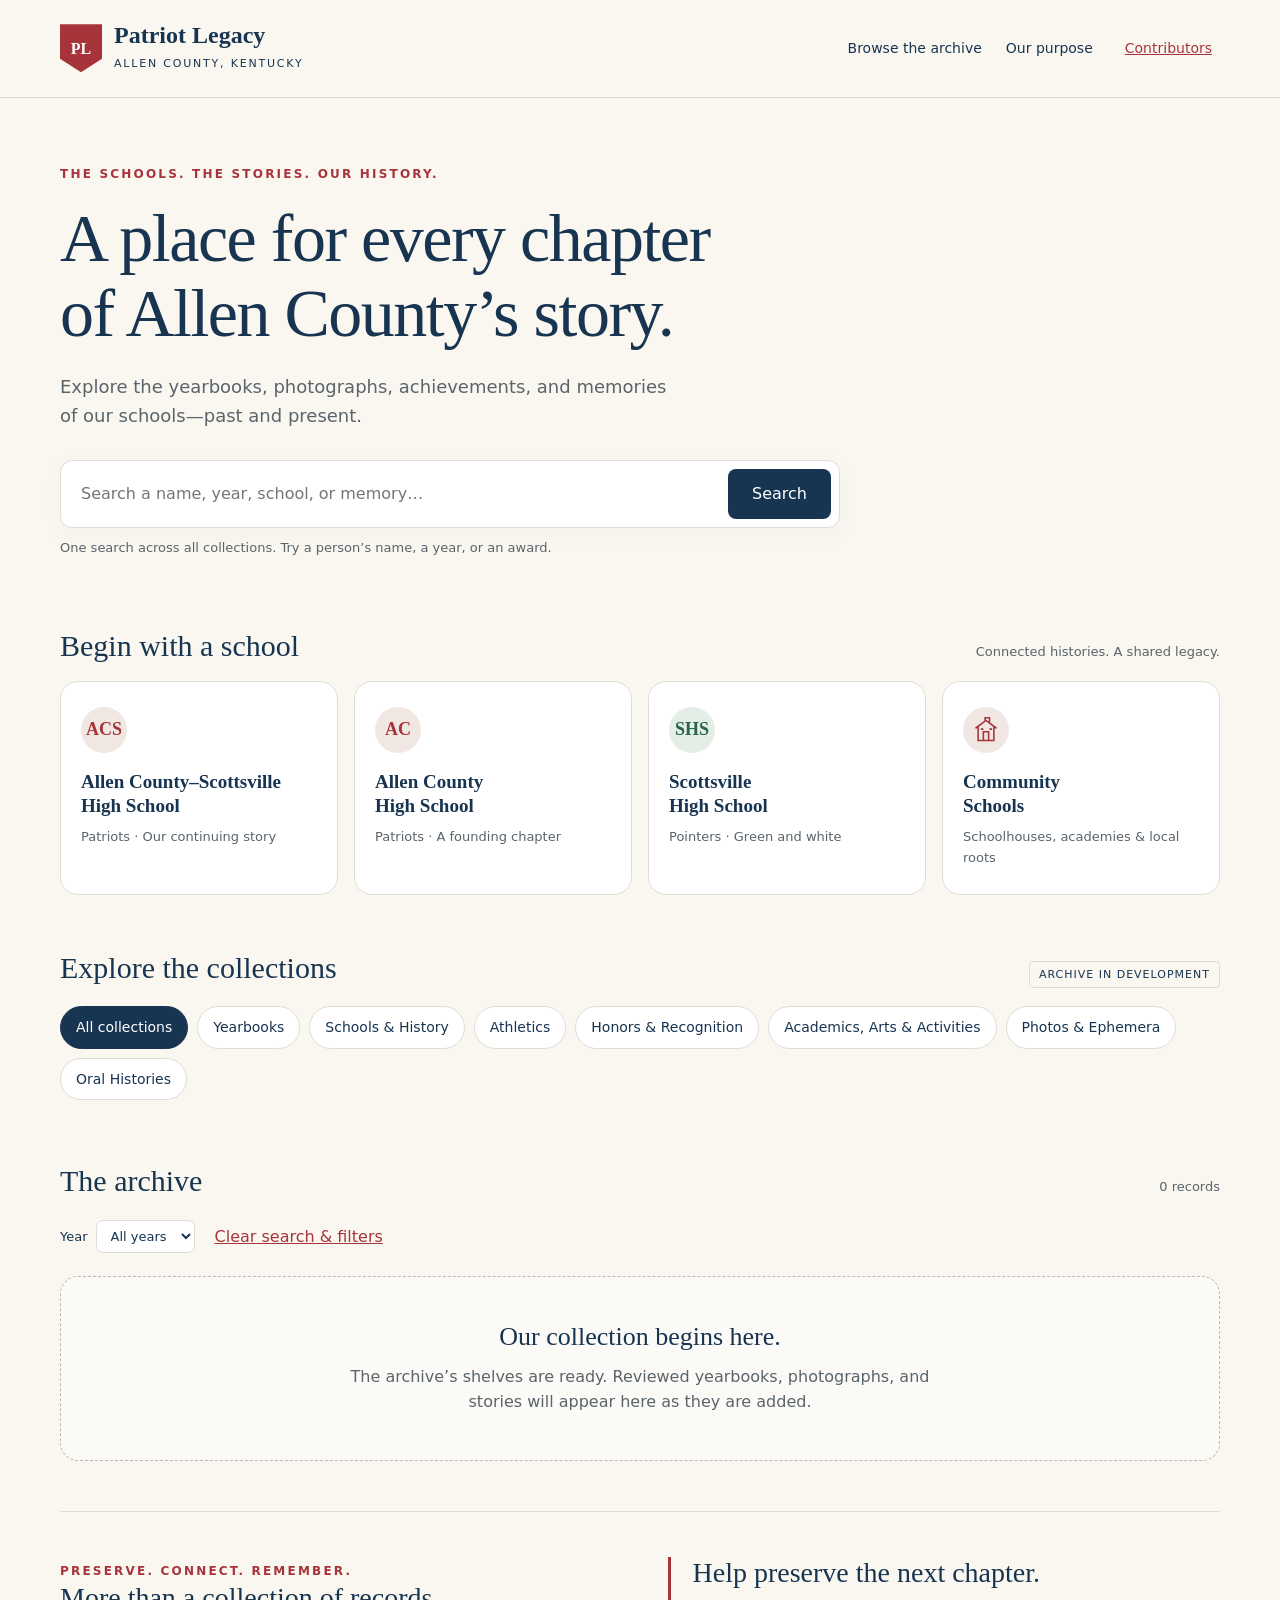
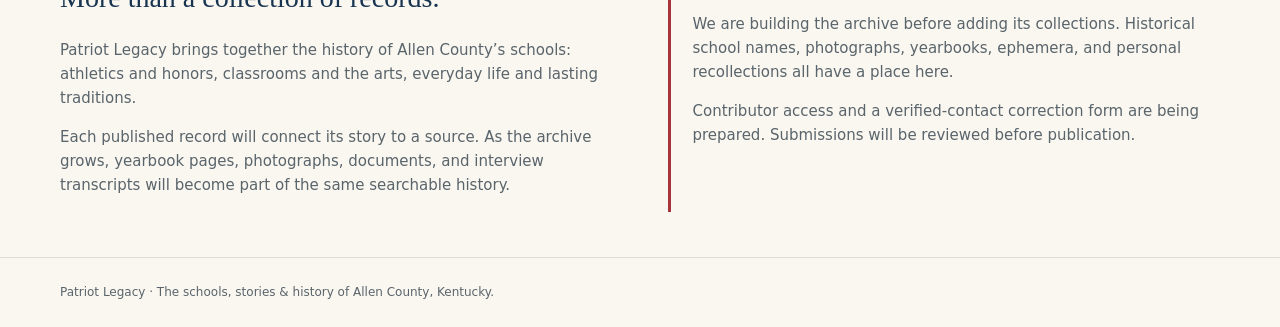
<file: index.html>
<!doctype html>
<html lang="en">
<head>
<meta charset="utf-8"><meta name="viewport" content="width=device-width, initial-scale=1">
<meta name="description" content="Patriot Legacy: preserving the schools, stories, and history of Allen County, Kentucky.">
<meta name="theme-color" content="#173451">
<title>Patriot Legacy · Allen County Schools</title>
<style>
:root{--ink:#173451;--accent:#a7343a;--paper:#faf7f0;--muted:#59646b;--line:#deddd5;--white:#fff;--soft:#f0e7e2;--radius:18px}*{box-sizing:border-box}body{margin:0;background:var(--paper);color:var(--ink);font:16px/1.6 system-ui,-apple-system,BlinkMacSystemFont,"Segoe UI",sans-serif;transition:background .3s,color .3s}body.pointer{--ink:#214b3d;--accent:#286448;--soft:#e3eee6}a{color:inherit}button,input,select{font:inherit}button{cursor:pointer}button:focus-visible,a:focus-visible,input:focus-visible,select:focus-visible{outline:3px solid #c89631;outline-offset:4px}.skip{position:absolute;left:16px;top:-100px;background:white;padding:10px;z-index:10}.skip:focus{top:12px}.wrap{width:min(1160px,calc(100% - 40px));margin:auto}header{border-bottom:1px solid var(--line);background:var(--paper)}.bar{display:flex;align-items:center;justify-content:space-between;padding:22px 0;gap:20px}.brand{display:flex;gap:12px;align-items:center;text-decoration:none}.seal{width:42px;height:48px;background:var(--accent);clip-path:polygon(0 0,100% 0,100% 72%,50% 100%,0 72%);display:grid;place-items:center;color:white;font-family:Georgia,serif;font-weight:bold}.brand b{display:block;font:700 24px Georgia,serif}.brand small{font-size:11px;letter-spacing:1.8px;text-transform:uppercase}nav{display:flex;gap:24px;align-items:center;font-size:14px}nav a{text-decoration:none}nav a:hover{text-decoration:underline}.hero{padding:62px 0 42px}.eyebrow{font-size:12px;text-transform:uppercase;letter-spacing:2.2px;color:var(--accent);font-weight:700}.hero h1{font:normal clamp(38px,5.8vw,68px)/1.1 Georgia,serif;max-width:800px;margin:16px 0 22px;letter-spacing:-1.5px}.hero p{max-width:620px;font-size:18px;color:var(--muted)}.search{display:flex;background:white;border:1px solid var(--line);border-radius:12px;padding:8px;margin-top:30px;max-width:780px;box-shadow:0 6px 24px #17345108}.search input{flex:1;min-width:0;border:0;background:transparent;padding:12px;color:var(--ink)}.primary{background:var(--ink);border:0;color:white;border-radius:8px;padding:11px 24px}.hint{font-size:13px;color:var(--muted);margin-top:10px}.section{padding:28px 0}.section-head{display:flex;align-items:baseline;justify-content:space-between;gap:20px;margin-bottom:18px}.section-head h2{font:normal 30px Georgia,serif;margin:0}.small{font-size:13px;color:var(--muted)}.schools{display:grid;grid-template-columns:repeat(4,1fr);gap:16px}.school{border:1px solid var(--line);border-radius:var(--radius);padding:25px 20px;background:white;display:flex;text-align:left;flex-direction:column;color:var(--ink);min-height:206px;transition:transform .2s,border-color .2s}.school:hover{transform:translateY(-3px);border-color:var(--accent)}.school[aria-pressed=true]{border:2px solid var(--accent);padding:24px 19px}.school .mark{width:46px;height:46px;display:grid;place-items:center;margin-bottom:17px;font:700 18px Georgia,serif;background:var(--soft);border-radius:50%;color:var(--accent)}.school.pointer-card .mark{background:#e3eee6;color:#286448}.school b{font:700 19px/1.3 Georgia,serif}.school small{color:var(--muted);font-size:13px;margin-top:8px}.collections{display:flex;gap:9px;flex-wrap:wrap}.chip{padding:9px 15px;border:1px solid var(--line);border-radius:24px;background:white;color:var(--ink);font-size:14px}.chip[aria-pressed=true]{background:var(--ink);color:white;border-color:var(--ink)}.catalog{padding:36px 0 50px}.filters{display:flex;flex-wrap:wrap;gap:12px;align-items:center;margin:18px 0}.filters label{font-size:13px}.filters select{padding:7px 10px;background:white;border:1px solid var(--line);border-radius:7px;margin-left:8px;color:var(--ink)}.link-button{border:0;background:none;color:var(--accent);text-decoration:underline;padding:8px}.results{display:grid;grid-template-columns:repeat(3,1fr);gap:18px}.record{background:white;border:1px solid var(--line);border-radius:14px;padding:24px;text-align:left;color:var(--ink)}.record:hover{border-color:var(--accent)}.record h3{font:700 22px/1.3 Georgia,serif;margin:10px 0}.record p{font-size:14px;color:var(--muted);margin:8px 0}.record .type{font-size:11px;letter-spacing:1px;text-transform:uppercase;color:var(--accent)}.empty{grid-column:1/-1;border:1px dashed #b8bbb5;border-radius:var(--radius);text-align:center;padding:45px 22px;background:#ffffff60}.empty h3{font:normal 26px Georgia,serif;margin:0 0 12px}.empty p{color:var(--muted);max-width:580px;margin:0 auto}.about{border-top:1px solid var(--line);padding:45px 0;display:grid;grid-template-columns:1fr 1fr;gap:55px}.about h2{font:normal 28px Georgia,serif;margin-top:0}.about p{color:var(--muted);font-size:15px}.note{border-left:3px solid var(--accent);padding-left:22px}.badge{display:inline-block;border:1px solid var(--line);border-radius:4px;padding:4px 9px;font-size:11px;letter-spacing:1px;text-transform:uppercase}footer{padding:25px 0;border-top:1px solid var(--line);font-size:12px;color:var(--muted)}dialog{width:min(760px,calc(100% - 28px));max-height:85vh;border:1px solid var(--line);border-radius:18px;padding:30px;background:var(--paper);color:var(--ink)}dialog::backdrop{background:#10233499}.dialog-top{display:flex;justify-content:space-between;align-items:start;gap:20px}.dialog-top h2{font:normal 30px/1.2 Georgia,serif;margin:0 0 10px}.close{border:1px solid var(--line);border-radius:8px;padding:5px 12px;background:white}.detail p{white-space:pre-wrap}.passage{padding:18px;background:white;border:1px solid var(--line);border-radius:10px;margin:16px 0}.passage blockquote{margin:10px 0;white-space:pre-wrap}.media{display:inline-block;background:var(--ink);color:white;padding:9px 17px;border-radius:8px;text-decoration:none;margin:10px 10px 10px 0}.error{color:#8d2222}svg{width:28px;height:28px}.pagination{display:flex;justify-content:center;align-items:center;gap:18px;margin-top:24px}.pagination[hidden]{display:none}.pagination button{border:1px solid var(--line);background:white;border-radius:8px;padding:8px 14px;color:var(--ink)}button:disabled{opacity:.45;cursor:default}
@media(max-width:850px){.schools{grid-template-columns:repeat(2,1fr)}.results{grid-template-columns:repeat(2,1fr)}nav{gap:14px}.hero{padding-top:40px}}@media(max-width:560px){.wrap{width:calc(100% - 28px)}.bar{align-items:start;flex-direction:column;gap:15px}.hero h1{font-size:42px}.hero p{font-size:16px}.search{padding:5px}.primary{padding:10px 16px}.schools{gap:10px}.school{padding:20px 15px;min-height:195px}.school[aria-pressed=true]{padding:19px 14px}.school b{font-size:17px}.results{grid-template-columns:1fr}.about{grid-template-columns:1fr;gap:20px}.section-head{align-items:start;flex-direction:column;gap:5px}dialog{padding:22px}.brand b{font-size:23px}}
@media(prefers-reduced-motion:reduce){*{transition:none!important;scroll-behavior:auto!important}}
.text-status{font-size:12px;background:var(--soft);padding:6px 10px;border-radius:6px}.page-link{display:block;margin-top:12px;color:var(--accent)}
</style>
</head>
<body>
<a class="skip" href="#main">Skip to archive</a>
<header><div class="wrap bar"><a class="brand" href="./"><span class="seal" aria-hidden="true">PL</span><span><b>Patriot Legacy</b><small>Allen County, Kentucky</small></span></a><nav aria-label="Main navigation"><a href="#browse">Browse the archive</a><a href="#about">Our purpose</a><button class="link-button" id="contributor">Contributors</button></nav></div></header>
<main id="main" class="wrap">
<section class="hero"><span class="eyebrow">The schools. The stories. Our history.</span><h1>A place for every chapter<br>of Allen County’s story.</h1><p>Explore the yearbooks, photographs, achievements, and memories of our schools—past and present.</p>
<form class="search" id="search-form" role="search"><input id="query" type="search" aria-label="Search the entire archive" placeholder="Search a name, year, school, or memory…" maxlength="300"><button class="primary" type="submit">Search</button></form><div class="hint">One search across all collections. Try a person’s name, a year, or an award.</div></section>
<section class="section" aria-labelledby="school-heading"><div class="section-head"><h2 id="school-heading">Begin with a school</h2><span class="small">Connected histories. A shared legacy.</span></div><div class="schools">
<button class="school" data-school="acshs" aria-pressed="false"><span class="mark" aria-hidden="true">ACS</span><b>Allen County–Scottsville<br>High School</b><small>Patriots · Our continuing story</small></button>
<button class="school" data-school="allen-county-high" aria-pressed="false"><span class="mark" aria-hidden="true">AC</span><b>Allen County<br>High School</b><small>Patriots · A founding chapter</small></button>
<button class="school pointer-card" data-school="scottsville-high" aria-pressed="false"><span class="mark" aria-hidden="true">SHS</span><b>Scottsville<br>High School</b><small>Pointers · Green and white</small></button>
<button class="school" data-school="community" aria-pressed="false"><span class="mark" aria-hidden="true"><svg viewBox="0 0 32 32" fill="none" stroke="currentColor" stroke-width="1.8"><path d="M4 14 16 5l12 9M7 12v16h18V12M13 28V18h6v10M15 5V2h5v5M10 15h3m7 0h3"/></svg></span><b>Community<br>Schools</b><small>Schoolhouses, academies &amp; local roots</small></button>
</div></section>
<section id="browse" class="section" aria-labelledby="collection-heading"><div class="section-head"><h2 id="collection-heading">Explore the collections</h2><span class="badge">Archive in development</span></div><div id="collections" class="collections" aria-label="Collection filters"></div></section>
<section class="catalog" aria-labelledby="catalog-heading"><div class="section-head"><h2 id="catalog-heading">The archive</h2><span id="count" class="small" role="status" aria-live="polite">Loading catalog…</span></div><div class="filters"><label>Year<select id="year"><option value="">All years</option></select></label><button class="link-button" id="reset">Clear search &amp; filters</button></div><div id="results" class="results"></div><div class="pagination" id="pagination" hidden><button id="previous">Previous</button><span id="page-number" class="small"></span><button id="next">Next</button></div></section>
<section id="about" class="about"><div><span class="eyebrow">Preserve. Connect. Remember.</span><h2>More than a collection of records.</h2><p>Patriot Legacy brings together the history of Allen County’s schools: athletics and honors, classrooms and the arts, everyday life and lasting traditions.</p><p>Each published record will connect its story to a source. As the archive grows, yearbook pages, photographs, documents, and interview transcripts will become part of the same searchable history.</p></div><div class="note"><h2>Help preserve the next chapter.</h2><p>We are building the archive before adding its collections. Historical school names, photographs, yearbooks, ephemera, and personal recollections all have a place here.</p><p>Contributor access and a verified-contact correction form are being prepared. Submissions will be reviewed before publication.</p></div></section>
</main><footer><div class="wrap">Patriot Legacy · The schools, stories &amp; history of Allen County, Kentucky.</div></footer>
<dialog id="detail-dialog" aria-labelledby="detail-title"><div class="dialog-top"><h2 id="detail-title"></h2><button class="close" id="close-detail" aria-label="Close record">Close</button></div><div class="detail" id="detail-content"></div></dialog>
<dialog id="contributor-dialog" aria-labelledby="contributor-title"><div class="dialog-top"><h2 id="contributor-title">Contributor access</h2><button class="close" id="close-contributor">Close</button></div><p>The private contributor area is being built. Sign-in and uploads are not available on this website yet.</p><p>Current contributors will receive individual instructions from the archive administrator. Public browsing will remain available without signing in.</p></dialog>
<script type="module" src="./app.mjs"></script>
</body></html>
</file>
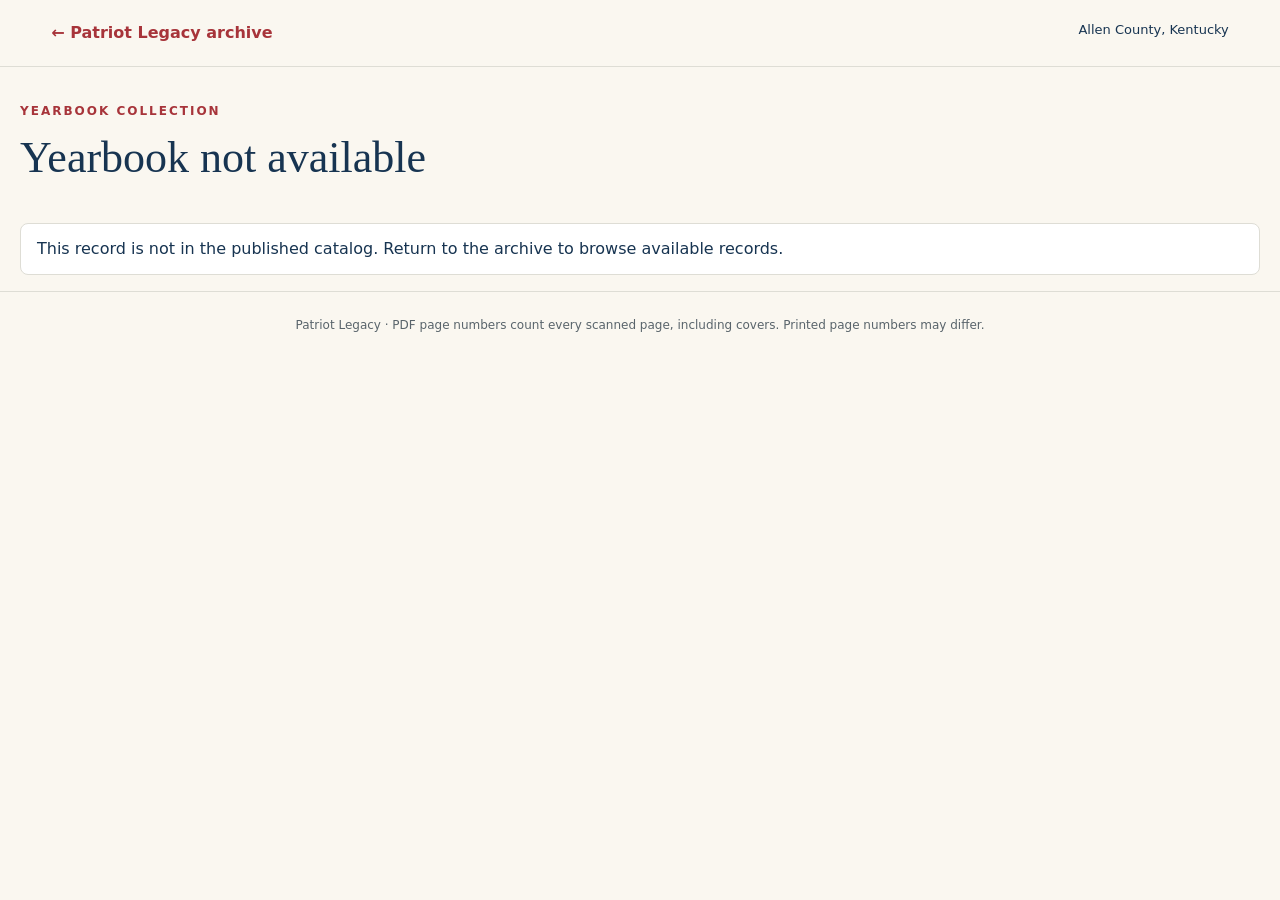
<file: yearbook.html>
<!doctype html><html lang="en"><head><meta charset="utf-8"><meta name="viewport" content="width=device-width, initial-scale=1"><meta name="description" content="Browse yearbook pages and search the Patriot Legacy archive."><title>Yearbook viewer · Patriot Legacy</title><link rel="stylesheet" href="./yearbook.css"></head><body>
<header><a href="./">← Patriot Legacy archive</a><span>Allen County, Kentucky</span></header>
<main><div class="heading"><span class="eyebrow">Yearbook collection</span><h1 id="title">Opening yearbook…</h1><p id="citation"></p></div>
<p id="notice" role="status" aria-live="polite">Loading public catalog…</p>
<div id="workspace" class="workspace" hidden><aside><form id="book-search" role="search"><label for="query">Search this yearbook</label><div class="search-row"><input id="query" type="search" maxlength="300" placeholder="Name, activity, or phrase"><button>Search</button></div></form><p id="match-count" role="status" aria-live="polite"></p><div id="matches"></div><p class="hint">Computer-generated text can miss names or contain errors. Check the scanned page before citing a result.</p></aside>
<section aria-label="Yearbook pages"><div class="controls"><button id="prev" aria-label="Previous PDF page">← Previous</button><form id="jump"><label>PDF page <input id="page" type="number" min="1" step="1" value="1"></label><span id="total"></span><button>Go</button></form><button id="next" aria-label="Next PDF page">Next →</button><label>Zoom <select id="zoom"><option value="1">Fit width</option><option value="1.25">125%</option><option value="1.5">150%</option><option value="2">200%</option></select></label></div>
<p id="render-status" role="status" aria-live="polite"></p><div id="page-wrap"><canvas id="canvas" aria-label="Scanned yearbook page" hidden></canvas><p id="no-preview" hidden></p></div><div id="source-links"></div><section class="transcript" aria-labelledby="transcript-title"><h2 id="transcript-title">Text for this page</h2><p id="text-status" class="text-status"></p><div id="transcript"></div></section></section></div></main><footer>Patriot Legacy · PDF page numbers count every scanned page, including covers. Printed page numbers may differ.</footer><script type="module" src="./yearbook.mjs"></script></body></html>
</file>
<file: yearbook.css>
:root{--ink:#173451;--accent:#a7343a;--paper:#faf7f0;--line:#deddd5}*{box-sizing:border-box}body{margin:0;background:var(--paper);color:var(--ink);font:16px/1.6 system-ui,sans-serif}a{color:var(--accent)}header{padding:20px max(20px,4vw);display:flex;justify-content:space-between;border-bottom:1px solid var(--line);gap:20px}header a{text-decoration:none;font-weight:600}header span{font-size:13px}main{width:min(1440px,calc(100% - 40px));margin:auto}.heading{padding:30px 0 10px}.eyebrow{color:var(--accent);text-transform:uppercase;letter-spacing:2px;font-size:12px;font-weight:700}h1{font:normal clamp(30px,4vw,44px) Georgia,serif;margin:10px 0}#citation{font-size:14px;color:#59646b}#notice{border:1px solid var(--line);border-radius:8px;background:white;padding:12px 16px}.workspace{display:grid;grid-template-columns:290px minmax(0,1fr);gap:24px;margin:25px 0}aside{border:1px solid var(--line);border-radius:12px;background:white;padding:20px;align-self:start}button,input,select{font:inherit;color:var(--ink)}button{border:1px solid var(--line);background:white;border-radius:7px;padding:8px 12px;cursor:pointer}button:hover{border-color:var(--accent)}button:disabled{opacity:.45;cursor:default}input,select{border:1px solid #b6bcbf;background:white;border-radius:6px;padding:8px;min-width:0}label{font-size:14px;font-weight:600}.search-row{display:flex;gap:5px;margin:8px 0}.search-row input{width:100%;font-size:14px}.search-row button{font-size:13px;padding:8px}#match-count,.hint{font-size:12px;color:#59646b}#matches{max-height:460px;overflow:auto}.match{display:block;width:100%;text-align:left;border:1px solid var(--line);border-radius:8px;padding:12px;margin:10px 0}.match b,.match span{display:block}.match span{font-size:13px;color:#59646b;margin-top:6px}.controls{display:flex;gap:10px;align-items:center;flex-wrap:wrap;background:white;border:1px solid var(--line);border-radius:12px;padding:12px;position:sticky;top:0;z-index:1}#jump{display:flex;align-items:center;gap:7px}#page{width:75px}#total{font-size:13px}#page-wrap{background:#e5e3de;border:1px solid var(--line);padding:14px;overflow:auto;border-radius:8px;min-height:100px}canvas{display:block;margin:auto;background:white;box-shadow:0 2px 12px #0002}#render-status{font-size:13px}#source-links{display:flex;gap:15px;flex-wrap:wrap;margin:16px 0}#source-links a{font-size:14px}.transcript{border:1px solid var(--line);border-radius:12px;background:white;padding:20px;margin-top:20px}.transcript h2{font:normal 24px Georgia,serif;margin:0 0 12px}.text-status{padding:8px 12px;background:#f0e7e2;border-radius:5px;font-size:13px}#transcript{white-space:pre-wrap;overflow-wrap:anywhere;font-size:15px}mark{background:#ffe9a8;color:inherit}footer{border-top:1px solid var(--line);padding:24px;font-size:12px;text-align:center;color:#59646b}:focus-visible{outline:3px solid #c89631;outline-offset:3px}[hidden]{display:none!important}@media(max-width:760px){.workspace{grid-template-columns:1fr}header span{display:none}aside{padding:15px}#matches{max-height:240px}main{width:calc(100% - 24px)}.controls{position:static;gap:7px}.controls button{padding:7px 9px;font-size:13px}#page-wrap{padding:5px}}@media(prefers-reduced-motion:reduce){*{scroll-behavior:auto!important}}
</file>
